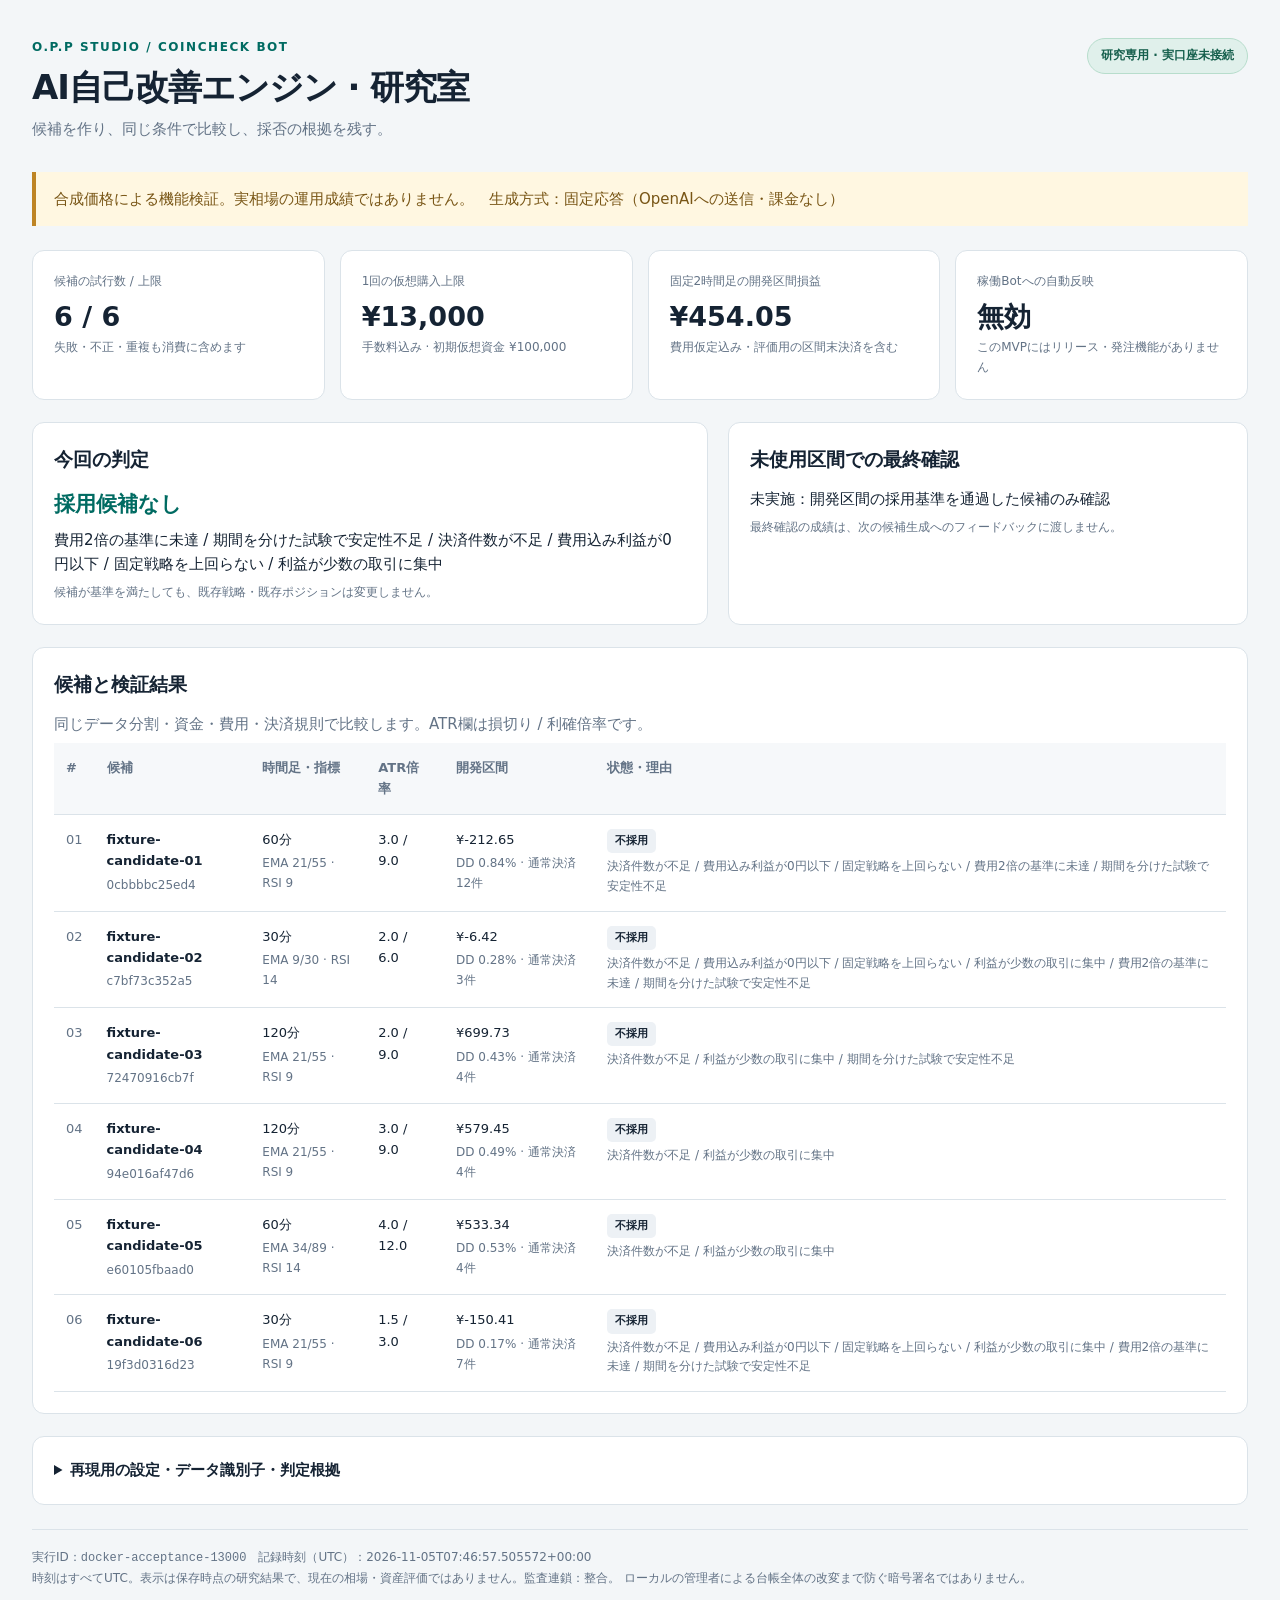
<file: docs/ai-self-improvement/examples/synthetic-demo-13000.html>
<!doctype html>
<html lang="ja"><head><meta charset="utf-8"><meta name="viewport" content="width=device-width,initial-scale=1">
<meta http-equiv="Content-Security-Policy" content="default-src 'none'; style-src 'unsafe-inline'; img-src data:; base-uri 'none'; form-action 'none'">
<meta name="referrer" content="no-referrer"><title>AI研究室 · docker-acceptance-13000</title>
<style>
:root{color-scheme:light;--ink:#152333;--muted:#637386;--line:#dbe3e9;--bg:#f3f6f8;--teal:#006b62}
*{box-sizing:border-box}body{margin:0;background:var(--bg);color:var(--ink);font:15px/1.65 system-ui,-apple-system,'Noto Sans JP',sans-serif}
main{max-width:1280px;margin:auto;padding:38px 32px 64px}header{display:flex;justify-content:space-between;gap:20px;align-items:flex-start}
.eyebrow{color:var(--teal);font-weight:750;font-size:12px;letter-spacing:.13em}h1{font-size:34px;line-height:1.3;letter-spacing:-.03em;margin:7px 0 8px}h2{font-size:19px;margin:0 0 12px}
p{margin:6px 0}.muted,small{color:var(--muted)}small{display:block;font-size:12px;margin-top:4px;overflow-wrap:anywhere}
.badge{background:#e0f0eb;color:#155f4c;border:1px solid #b7ddcc;border-radius:25px;padding:7px 13px;white-space:nowrap;font-weight:650;font-size:12px}
.notice{background:#fff7e1;border-left:4px solid #be8423;padding:15px 18px;margin:24px 0;color:#785515}
.metrics{display:grid;grid-template-columns:repeat(4,1fr);gap:15px;margin-bottom:22px}.card{background:#fff;border:1px solid var(--line);border-radius:12px;padding:21px}
.value{font-size:27px;font-weight:720;margin:8px 0 4px;line-height:1.25}.label{font-size:12px;color:var(--muted)}
.summary{display:grid;grid-template-columns:1.3fr 1fr;gap:20px;margin-bottom:22px}.outcome{font-size:21px;font-weight:700;color:var(--teal)}
.table-wrap{overflow-x:auto}table{border-collapse:collapse;width:100%;font-size:13px}th{font-weight:650;color:var(--muted);text-align:left;background:#f6f8fa}
td,th{padding:14px 12px;border-bottom:1px solid var(--line);vertical-align:top}td:first-child{color:var(--muted)}.pill{font-size:11px;display:inline-block;padding:3px 8px;border-radius:5px;background:#edf1f5;font-weight:700}
details{margin-top:22px}summary{cursor:pointer;font-weight:650}pre{white-space:pre-wrap;overflow-wrap:anywhere;background:#162536;color:#dce5ef;padding:20px;border-radius:10px;font-size:11px;max-height:520px;overflow:auto}
footer{margin-top:24px;font-size:12px;color:var(--muted);border-top:1px solid var(--line);padding-top:18px}code{font-size:12px}
@media(max-width:800px){main{padding:24px 16px}.metrics{grid-template-columns:repeat(2,1fr)}.summary{grid-template-columns:1fr}header{flex-direction:column}h1{font-size:27px}}
</style></head><body><main>
<header><div><div class="eyebrow">O.P.P STUDIO / COINCHECK BOT</div><h1>AI自己改善エンジン · 研究室</h1>
<p class="muted">候補を作り、同じ条件で比較し、採否の根拠を残す。</p></div><span class="badge">研究専用 · 実口座未接続</span></header>
<div class="notice">合成価格による機能検証。実相場の運用成績ではありません。　生成方式：固定応答（OpenAIへの送信・課金なし）</div>
<div class="metrics"><section class="card"><div class="label">候補の試行数 / 上限</div><div class="value">6 / 6</div><small>失敗・不正・重複も消費に含めます</small></section>
<section class="card"><div class="label">1回の仮想購入上限</div><div class="value">¥13,000</div><small>手数料込み · 初期仮想資金 ¥100,000</small></section>
<section class="card"><div class="label">固定2時間足の開発区間損益</div><div class="value">¥454.05</div><small>費用仮定込み・評価用の区間末決済を含む</small></section>
<section class="card"><div class="label">稼働Botへの自動反映</div><div class="value">無効</div><small>このMVPにはリリース・発注機能がありません</small></section></div>
<div class="summary"><section class="card"><h2>今回の判定</h2><div class="outcome">採用候補なし</div><p>費用2倍の基準に未達 / 期間を分けた試験で安定性不足 / 決済件数が不足 / 費用込み利益が0円以下 / 固定戦略を上回らない / 利益が少数の取引に集中</p><small>候補が基準を満たしても、既存戦略・既存ポジションは変更しません。</small></section>
<section class="card"><h2>未使用区間での最終確認</h2><p>未実施：開発区間の採用基準を通過した候補のみ確認</p><small>最終確認の成績は、次の候補生成へのフィードバックに渡しません。</small></section></div>
<section class="card"><h2>候補と検証結果</h2><p class="muted">同じデータ分割・資金・費用・決済規則で比較します。ATR欄は損切り / 利確倍率です。</p>
<div class="table-wrap"><table><thead><tr><th>#</th><th>候補</th><th>時間足・指標</th><th>ATR倍率</th><th>開発区間</th><th>状態・理由</th></tr></thead><tbody><tr><td>01</td>
        <td><strong>fixture-candidate-01</strong><small>0cbbbbc25ed4</small></td>
        <td>60分<br><small>EMA 21/55 · RSI 9</small></td>
        <td>3.0 / 9.0</td>
        <td>¥-212.65<small>DD 0.84% · 通常決済 12件</small></td>
        <td><span class="pill">不採用</span><small>決済件数が不足 / 費用込み利益が0円以下 / 固定戦略を上回らない / 費用2倍の基準に未達 / 期間を分けた試験で安定性不足</small></td></tr><tr><td>02</td>
        <td><strong>fixture-candidate-02</strong><small>c7bf73c352a5</small></td>
        <td>30分<br><small>EMA 9/30 · RSI 14</small></td>
        <td>2.0 / 6.0</td>
        <td>¥-6.42<small>DD 0.28% · 通常決済 3件</small></td>
        <td><span class="pill">不採用</span><small>決済件数が不足 / 費用込み利益が0円以下 / 固定戦略を上回らない / 利益が少数の取引に集中 / 費用2倍の基準に未達 / 期間を分けた試験で安定性不足</small></td></tr><tr><td>03</td>
        <td><strong>fixture-candidate-03</strong><small>72470916cb7f</small></td>
        <td>120分<br><small>EMA 21/55 · RSI 9</small></td>
        <td>2.0 / 9.0</td>
        <td>¥699.73<small>DD 0.43% · 通常決済 4件</small></td>
        <td><span class="pill">不採用</span><small>決済件数が不足 / 利益が少数の取引に集中 / 期間を分けた試験で安定性不足</small></td></tr><tr><td>04</td>
        <td><strong>fixture-candidate-04</strong><small>94e016af47d6</small></td>
        <td>120分<br><small>EMA 21/55 · RSI 9</small></td>
        <td>3.0 / 9.0</td>
        <td>¥579.45<small>DD 0.49% · 通常決済 4件</small></td>
        <td><span class="pill">不採用</span><small>決済件数が不足 / 利益が少数の取引に集中</small></td></tr><tr><td>05</td>
        <td><strong>fixture-candidate-05</strong><small>e60105fbaad0</small></td>
        <td>60分<br><small>EMA 34/89 · RSI 14</small></td>
        <td>4.0 / 12.0</td>
        <td>¥533.34<small>DD 0.53% · 通常決済 4件</small></td>
        <td><span class="pill">不採用</span><small>決済件数が不足 / 利益が少数の取引に集中</small></td></tr><tr><td>06</td>
        <td><strong>fixture-candidate-06</strong><small>19f3d0316d23</small></td>
        <td>30分<br><small>EMA 21/55 · RSI 9</small></td>
        <td>1.5 / 3.0</td>
        <td>¥-150.41<small>DD 0.17% · 通常決済 7件</small></td>
        <td><span class="pill">不採用</span><small>決済件数が不足 / 費用込み利益が0円以下 / 固定戦略を上回らない / 利益が少数の取引に集中 / 費用2倍の基準に未達 / 期間を分けた試験で安定性不足</small></td></tr></tbody></table></div></section>
<details class="card"><summary>再現用の設定・データ識別子・判定根拠</summary><pre>{
  &quot;manifest&quot;: {
    &quot;actual_openai_calls&quot;: 0,
    &quot;baseline_hash&quot;: &quot;101c5731135f16f74c5675a4f496ab4a504041b826ef4e72192ba60e2f1eeaae&quot;,
    &quot;buy_budget_jpy&quot;: 13000,
    &quot;dataset_hash&quot;: &quot;f27fb12925c839c66e5245eccb5703d4c18b8e84b449fda6db14270adb97fb33&quot;,
    &quot;deployment_enabled&quot;: false,
    &quot;execution&quot;: {
      &quot;fee_bps_per_side&quot;: 0.0,
      &quot;higher_ema_fast&quot;: 50,
      &quot;higher_ema_slow&quot;: 200,
      &quot;higher_timeframe_minutes&quot;: 240,
      &quot;higher_warmup_bars&quot;: 300,
      &quot;indicator_history_bars&quot;: 450,
      &quot;local_warmup_bars&quot;: 200,
      &quot;position_limit&quot;: 1,
      &quot;same_bar_priority&quot;: &quot;stop_first&quot;,
      &quot;signal_fill&quot;: &quot;next_5m_open&quot;,
      &quot;slippage_bps_per_side&quot;: 10.0,
      &quot;spread_bps_round_trip&quot;: 5.0
    },
    &quot;fixture_seed&quot;: 47,
    &quot;initial_cash_jpy&quot;: 100000,
    &quot;max_trials&quot;: 6,
    &quot;model_id&quot;: &quot;fixture-not-an-openai-model&quot;,
    &quot;policy_hash&quot;: &quot;e1dc75ad5084aa694c213f60423700d386c91f330e91ffbebd9853e46975a86b&quot;,
    &quot;policy_version&quot;: &quot;ai-lab-policy-v1&quot;,
    &quot;provenance&quot;: {
      &quot;availability_assumption&quot;: &quot;provided_or_bar_close; not independently verified&quot;,
      &quot;end_utc&quot;: &quot;2020-06-29T00:00:00+00:00&quot;,
      &quot;interval_minutes&quot;: 5,
      &quot;market_evidence&quot;: false,
      &quot;provenance_verified&quot;: false,
      &quot;rows&quot;: 51840,
      &quot;sha256&quot;: &quot;f27fb12925c839c66e5245eccb5703d4c18b8e84b449fda6db14270adb97fb33&quot;,
      &quot;source&quot;: &quot;synthetic&quot;,
      &quot;source_is_self_declared&quot;: true,
      &quot;start_utc&quot;: &quot;2020-01-01T00:00:00+00:00&quot;,
      &quot;synthetic&quot;: true
    },
    &quot;provider&quot;: &quot;FixtureProvider&quot;,
    &quot;provider_contract&quot;: {
      &quot;model_id&quot;: &quot;fixture-not-an-openai-model&quot;,
      &quot;network_enabled&quot;: false,
      &quot;prompt_hash&quot;: &quot;0d437a42c8ace8d68beb245b08025ffce02fedab381afd28c71eafd64f775544&quot;,
      &quot;prompt_version&quot;: &quot;strategy-proposer-v1&quot;,
      &quot;provider_id&quot;: &quot;fixture-v1&quot;,
      &quot;schema_hash&quot;: &quot;47e514dc93e87e4bb253e2444ba0b7a6c21dbcad2023f1c2cd63a1537244d3f5&quot;
    },
    &quot;provider_mode&quot;: &quot;offline_fixture&quot;,
    &quot;screening&quot;: {
      &quot;max_drawdown_pct&quot;: 10.0,
      &quot;maximum_single_trade_profit_share&quot;: 0.5,
      &quot;minimum_baseline_improvement_jpy&quot;: 0.0,
      &quot;minimum_closed_trades&quot;: 20,
      &quot;minimum_net_profit_jpy&quot;: 0.0,
      &quot;minimum_positive_dev_folds&quot;: 2,
      &quot;stress_cost_multiplier&quot;: 2.0
    },
    &quot;source&quot;: {
      &quot;files&quot;: {
        &quot;ai_lab/__init__.py&quot;: &quot;772fa6856b5925d1f73e1ae254c8b85efc7a9eaf530352dcede3c9339b3e1624&quot;,
        &quot;ai_lab/__main__.py&quot;: &quot;33afaf3cdbb7d0e0d324f0fadc263d4848687d5996c9e76ca71d00107cce0572&quot;,
        &quot;ai_lab/contracts.py&quot;: &quot;39f2d5da432f0ca4e1edc043d22613c856c4ce96927d65204255df930afbb3df&quot;,
        &quot;ai_lab/dataset.py&quot;: &quot;4673c56bf88984812ef215ad8cab0c54e0519e4ff1a44df05e82bc688b8c339e&quot;,
        &quot;ai_lab/engine.py&quot;: &quot;17173a14dd6ba23e088aedf4e2b4ce07e66ca5ca9a7f95f8cd5ceea5f729cd08&quot;,
        &quot;ai_lab/evaluator.py&quot;: &quot;53c03b68db22228e8a16cd3e64b3401a24a316b193a5e4f22da66bdaa7cc0d7a&quot;,
        &quot;ai_lab/ledger.py&quot;: &quot;2b58f53fae80fe2d36cf59b2f65d92edd2e14e9321929c22be9dde45272c95fa&quot;,
        &quot;ai_lab/policy.json&quot;: &quot;e1dc75ad5084aa694c213f60423700d386c91f330e91ffbebd9853e46975a86b&quot;,
        &quot;ai_lab/provider.py&quot;: &quot;131b214ed3e4afb30283db038a2e5d787315cf932537402448bbd01a00a12e0a&quot;,
        &quot;ai_lab/report.py&quot;: &quot;fcad75c5c7d2afe70ba98790fc3c8f219fc522f3c4ddfa90480664217393d788&quot;,
        &quot;ai_lab/screening.py&quot;: &quot;25440528f0af747b3a25fa7f3008aebe4923ecc1ceb63c906d873f15e6ad6ad4&quot;,
        &quot;app/strategy.py&quot;: &quot;0b247cdc5d255cecadf410f18478c13914fc72d669feea300d49c496c25e884b&quot;,
        &quot;docs/ai-self-improvement/SOURCE_OF_TRUTH.md&quot;: &quot;a8c445ed79fa09595650a345ae6ba74eb400f0d9a1e1532775308443b66ad8d9&quot;
      },
      &quot;python_version&quot;: &quot;3.12.16&quot;,
      &quot;source_hash&quot;: &quot;86750724ed4ac9e74b130eaf17320cafa0f22dd6034efc449bc46c33900c633a&quot;
    },
    &quot;spec_version&quot;: &quot;ai-self-improvement-v0.1&quot;,
    &quot;splits&quot;: {
      &quot;development&quot;: [
        33120,
        42480
      ],
      &quot;holdout&quot;: [
        42480,
        51840
      ],
      &quot;train&quot;: [
        14400,
        33120
      ],
      &quot;warmup&quot;: [
        0,
        14400
      ]
    }
  },
  &quot;run_status&quot;: &quot;COMPLETED&quot;,
  &quot;result&quot;: {
    &quot;actual_openai_calls&quot;: 0,
    &quot;baseline_development&quot;: {
      &quot;ambiguous_exit_bars&quot;: 0,
      &quot;assumptions&quot;: {
        &quot;buy_budget_jpy&quot;: 13000.0,
        &quot;closed_trades_and_profit_factor&quot;: &quot;natural_exits_only; excludes_forced_end&quot;,
        &quot;end_liquidation&quot;: &quot;valuation_only_with_costs; excludes_order_minimum; not_a_natural_exit&quot;,
        &quot;entry_atr_frozen&quot;: true,
        &quot;execution_limits&quot;: &quot;OHLC simulation; no order_book, partial_fills, latency_or_liquidity_model&quot;,
        &quot;exposure&quot;: &quot;five_minute_bars_with_any_position; intrabar_duration_unknown&quot;,
        &quot;fee_bps_per_side&quot;: 0.0,
        &quot;fill&quot;: &quot;next_5m_open&quot;,
        &quot;gap_stop&quot;: &quot;worse_open_with_costs&quot;,
        &quot;indicator_history_bars&quot;: 450,
        &quot;market_evidence&quot;: false,
        &quot;max_drawdown&quot;: &quot;five_minute_close_equity_and_final_liquidation; excludes_intrabar_extremes&quot;,
        &quot;open_position_btc_and_unrealized_pnl&quot;: &quot;before_synthetic_end_liquidation&quot;,
        &quot;profit_concentration&quot;: &quot;includes_positive_period_end_valuation&quot;,
        &quot;same_bar_both_hit&quot;: &quot;stop_first&quot;,
        &quot;simulation_only&quot;: true,
        &quot;slippage_bps_per_side&quot;: 10.0,
        &quot;source&quot;: &quot;synthetic&quot;,
        &quot;spread_bps_round_trip&quot;: 5.0
      },
      &quot;closed_trades&quot;: 2,
      &quot;end_utc&quot;: &quot;2020-05-27T12:00:00+00:00&quot;,
      &quot;ending_equity_jpy&quot;: 100454.05387077612,
      &quot;execution_cost_jpy&quot;: 65.56808074241059,
      &quot;exposure_pct&quot;: 69.11324786324786,
      &quot;forced_end_exits&quot;: 0,
      &quot;gross_loss_jpy&quot;: 188.0234203462005,
      &quot;gross_profit_jpy&quot;: 642.0772911223303,
      &quot;initial_cash_jpy&quot;: 100000.0,
      &quot;liquidated_end_equity_jpy&quot;: 100454.05387077612,
      &quot;losing_trades&quot;: 1,
      &quot;mark_to_market_equity_jpy&quot;: 100454.05387077612,
      &quot;max_drawdown_pct&quot;: 0.5777723421288032,
      &quot;max_holding_hours&quot;: 331.6666666666667,
      &quot;max_single_trade_profit_share&quot;: 1.0,
      &quot;net_profit_jpy&quot;: 454.0538707761152,
      &quot;net_return_pct&quot;: 0.4540538707761055,
      &quot;open_position_btc&quot;: 0.0,
      &quot;period_end_pnl_jpy&quot;: 0,
      &quot;profit_factor&quot;: 3.4148793269481925,
      &quot;realized_pnl_jpy&quot;: 454.05387077612977,
      &quot;rejected_entries&quot;: 0,
      &quot;rejected_exits&quot;: 0,
      &quot;start_utc&quot;: &quot;2020-04-25T00:00:00+00:00&quot;,
      &quot;total_exit_records&quot;: 2,
      &quot;total_fees_jpy&quot;: 0.0,
      &quot;trades&quot;: [
        {
          &quot;cross_id&quot;: &quot;2020-04-26T12:00:00+00:00&quot;,
          &quot;entry_atr&quot;: 42972.91246732253,
          &quot;entry_outlay_jpy&quot;: 12999.968581111121,
          &quot;entry_price_jpy&quot;: 10170289.05682946,
          &quot;entry_time&quot;: &quot;2020-04-26T14:00:00+00:00&quot;,
          &quot;exit_net_proceeds_jpy&quot;: 13642.045872233452,
          &quot;exit_price_jpy&quot;: 10672606.551429283,
          &quot;exit_reason&quot;: &quot;target&quot;,
          &quot;exit_time&quot;: &quot;2020-05-05T05:25:00+00:00&quot;,
          &quot;fees_jpy&quot;: 0.0,
          &quot;forced_end&quot;: false,
          &quot;holding_hours&quot;: 207.41666666666666,
          &quot;pnl_jpy&quot;: 642.0772911223303,
          &quot;quantity_btc&quot;: 0.00127823,
          &quot;signal_end&quot;: &quot;2020-04-26T14:00:00+00:00&quot;,
          &quot;stop_price_jpy&quot;: 10041370.319427492,
          &quot;target_price_jpy&quot;: 10685964.00643733
        },
        {
          &quot;cross_id&quot;: &quot;2020-05-04T22:00:00+00:00&quot;,
          &quot;entry_atr&quot;: 47241.545662615514,
          &quot;entry_outlay_jpy&quot;: 12999.912016746795,
          &quot;entry_price_jpy&quot;: 10712388.563003112,
          &quot;entry_time&quot;: &quot;2020-05-05T06:00:00+00:00&quot;,
          &quot;exit_net_proceeds_jpy&quot;: 12811.888596400595,
          &quot;exit_price_jpy&quot;: 10557450.596107747,
          &quot;exit_reason&quot;: &quot;stop&quot;,
          &quot;exit_time&quot;: &quot;2020-05-19T01:40:00+00:00&quot;,
          &quot;fees_jpy&quot;: 0.0,
          &quot;forced_end&quot;: false,
          &quot;holding_hours&quot;: 331.6666666666667,
          &quot;pnl_jpy&quot;: -188.0234203462005,
          &quot;quantity_btc&quot;: 0.00121354,
          &quot;signal_end&quot;: &quot;2020-05-05T06:00:00+00:00&quot;,
          &quot;stop_price_jpy&quot;: 10570663.926015265,
          &quot;target_price_jpy&quot;: 11279287.110954497
        }
      ],
      &quot;unrealized_pnl_jpy&quot;: 0.0,
      &quot;win_rate_pct&quot;: 50.0,
      &quot;winning_trades&quot;: 1
    },
    &quot;baseline_stress&quot;: {
      &quot;ambiguous_exit_bars&quot;: 0,
      &quot;assumptions&quot;: {
        &quot;buy_budget_jpy&quot;: 13000.0,
        &quot;closed_trades_and_profit_factor&quot;: &quot;natural_exits_only; excludes_forced_end&quot;,
        &quot;end_liquidation&quot;: &quot;valuation_only_with_costs; excludes_order_minimum; not_a_natural_exit&quot;,
        &quot;entry_atr_frozen&quot;: true,
        &quot;execution_limits&quot;: &quot;OHLC simulation; no order_book, partial_fills, latency_or_liquidity_model&quot;,
        &quot;exposure&quot;: &quot;five_minute_bars_with_any_position; intrabar_duration_unknown&quot;,
        &quot;fee_bps_per_side&quot;: 0.0,
        &quot;fill&quot;: &quot;next_5m_open&quot;,
        &quot;gap_stop&quot;: &quot;worse_open_with_costs&quot;,
        &quot;indicator_history_bars&quot;: 450,
        &quot;market_evidence&quot;: false,
        &quot;max_drawdown&quot;: &quot;five_minute_close_equity_and_final_liquidation; excludes_intrabar_extremes&quot;,
        &quot;open_position_btc_and_unrealized_pnl&quot;: &quot;before_synthetic_end_liquidation&quot;,
        &quot;profit_concentration&quot;: &quot;includes_positive_period_end_valuation&quot;,
        &quot;same_bar_both_hit&quot;: &quot;stop_first&quot;,
        &quot;simulation_only&quot;: true,
        &quot;slippage_bps_per_side&quot;: 20.0,
        &quot;source&quot;: &quot;synthetic&quot;,
        &quot;spread_bps_round_trip&quot;: 10.0
      },
      &quot;closed_trades&quot;: 2,
      &quot;end_utc&quot;: &quot;2020-05-27T12:00:00+00:00&quot;,
      &quot;ending_equity_jpy&quot;: 100420.33559216236,
      &quot;execution_cost_jpy&quot;: 131.05354114105342,
      &quot;exposure_pct&quot;: 69.1025641025641,
      &quot;forced_end_exits&quot;: 0,
      &quot;gross_loss_jpy&quot;: 203.84493978556384,
      &quot;gross_profit_jpy&quot;: 624.1805319479245,
      &quot;initial_cash_jpy&quot;: 100000.0,
      &quot;liquidated_end_equity_jpy&quot;: 100420.33559216236,
      &quot;losing_trades&quot;: 1,
      &quot;mark_to_market_equity_jpy&quot;: 100420.33559216236,
      &quot;max_drawdown_pct&quot;: 0.5770986891108224,
      &quot;max_holding_hours&quot;: 331.0,
      &quot;max_single_trade_profit_share&quot;: 1.0,
      &quot;net_profit_jpy&quot;: 420.3355921623588,
      &quot;net_return_pct&quot;: 0.4203355921623686,
      &quot;open_position_btc&quot;: 0.0,
      &quot;period_end_pnl_jpy&quot;: 0,
      &quot;profit_factor&quot;: 3.062035940674003,
      &quot;realized_pnl_jpy&quot;: 420.3355921623606,
      &quot;rejected_entries&quot;: 0,
      &quot;rejected_exits&quot;: 0,
      &quot;start_utc&quot;: &quot;2020-04-25T00:00:00+00:00&quot;,
      &quot;total_exit_records&quot;: 2,
      &quot;total_fees_jpy&quot;: 0.0,
      &quot;trades&quot;: [
        {
          &quot;cross_id&quot;: &quot;2020-04-26T12:00:00+00:00&quot;,
          &quot;entry_atr&quot;: 42972.91246732253,
          &quot;entry_outlay_jpy&quot;: 12999.905477070404,
          &quot;entry_price_jpy&quot;: 10182986.046912892,
          &quot;entry_time&quot;: &quot;2020-04-26T14:00:00+00:00&quot;,
          &quot;exit_net_proceeds_jpy&quot;: 13624.086009018329,
          &quot;exit_price_jpy&quot;: 10671914.34402946,
          &quot;exit_reason&quot;: &quot;target&quot;,
          &quot;exit_time&quot;: &quot;2020-05-05T06:00:00+00:00&quot;,
          &quot;fees_jpy&quot;: 0.0,
          &quot;forced_end&quot;: false,
          &quot;holding_hours&quot;: 208.0,
          &quot;pnl_jpy&quot;: 624.1805319479245,
          &quot;quantity_btc&quot;: 0.00127663,
          &quot;signal_end&quot;: &quot;2020-04-26T14:00:00+00:00&quot;,
          &quot;stop_price_jpy&quot;: 10054067.309510924,
          &quot;target_price_jpy&quot;: 10698660.996520761
        },
        {
          &quot;cross_id&quot;: &quot;2020-05-04T22:00:00+00:00&quot;,
          &quot;entry_atr&quot;: 47241.545662615514,
          &quot;entry_outlay_jpy&quot;: 12999.9457186434,
          &quot;entry_price_jpy&quot;: 10725762.33149625,
          &quot;entry_time&quot;: &quot;2020-05-05T06:00:00+00:00&quot;,
          &quot;exit_net_proceeds_jpy&quot;: 12796.100778857835,
          &quot;exit_price_jpy&quot;: 10557577.600272134,
          &quot;exit_reason&quot;: &quot;stop&quot;,
          &quot;exit_time&quot;: &quot;2020-05-19T01:00:00+00:00&quot;,
          &quot;fees_jpy&quot;: 0.0,
          &quot;forced_end&quot;: false,
          &quot;holding_hours&quot;: 331.0,
          &quot;pnl_jpy&quot;: -203.84493978556384,
          &quot;quantity_btc&quot;: 0.00121203,
          &quot;signal_end&quot;: &quot;2020-05-05T06:00:00+00:00&quot;,
          &quot;stop_price_jpy&quot;: 10584037.694508404,
          &quot;target_price_jpy&quot;: 11292660.879447635
        }
      ],
      &quot;unrealized_pnl_jpy&quot;: 0.0,
      &quot;win_rate_pct&quot;: 50.0,
      &quot;winning_trades&quot;: 1
    },
    &quot;deployment_enabled&quot;: false,
    &quot;final_test&quot;: null,
    &quot;outcome&quot;: &quot;NO_IMPROVEMENT&quot;,
    &quot;reasons&quot;: [
      &quot;COST_STRESS_FAILED&quot;,
      &quot;DEV_FOLD_STABILITY&quot;,
      &quot;INSUFFICIENT_CLOSED_TRADES&quot;,
      &quot;NET_NONPOSITIVE&quot;,
      &quot;NO_BASELINE_IMPROVEMENT&quot;,
      &quot;PROFIT_CONCENTRATION&quot;
    ],
    &quot;selected_candidate&quot;: null
  },
  &quot;final_tests&quot;: [],
  &quot;event_chain_ok&quot;: true
}</pre></details>
<footer>実行ID：<code>docker-acceptance-13000</code>　記録時刻（UTC）：2026-11-05T07:46:57.505572+00:00<br>
時刻はすべてUTC。表示は保存時点の研究結果で、現在の相場・資産評価ではありません。監査連鎖：整合。
ローカルの管理者による台帳全体の改変まで防ぐ暗号署名ではありません。</footer>
</main></body></html>
</file>
